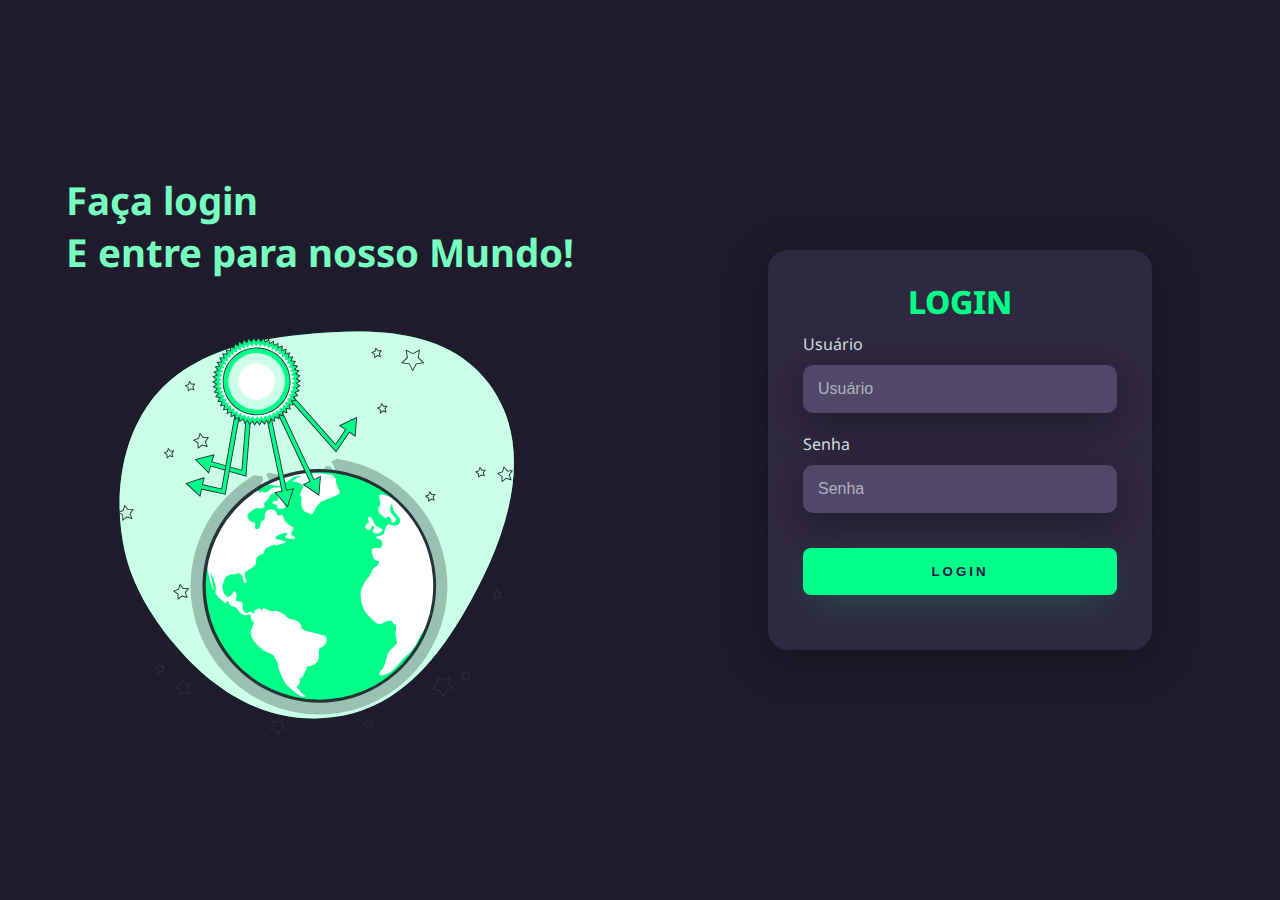
<file: index.html>
<!DOCTYPE html>
<html lang="en">
<head>
    <meta charset="UTF-8">
    <meta http-equiv="X-UA-Compatible" content="IE=edge">
    <meta name="viewport" content="width=device-width, initial-scale=1.0">
    <link rel="stylesheet" href="style.css">
    <title>Document</title>
</head>
<body>
    <div class="main-login">
        <div class="left-login">
            <h1>Faça login<br>E entre para nosso Mundo!</h1>
            <img class="mundo-animacao" src="world.svg" alt="Mundo Tech">
        </div>
        <div class="right-login">
            <div class="card-login">
                <h1>LOGIN</h1>
                <div class="textfield">
                    <label for="usuario">Usuário</label>
                    <input type="text" name="usuario" placeholder="Usuário">
                </div>
            <div class="textfield">
                <label for="senha">Senha</label>
                <input type="password" name="senha" placeholder="Senha">
            </div>
            <button class="btn-login">Login</button>
         </div>
     </div>
    </div>
       
</body>
</html>
</file>
<file: style.css>
@import url('https://fonts.googleapis.com/css2?family=Noto+Sans:wght@400;700&family=Poppins:ital,wght@0,100;0,400;0,700;1,100;1,400;1,700&family=Righteous&family=Sarala:wght@400;700&display=swap');

body {
    margin: 0;
    font-family: 'Noto Sans', sans-serif;
}
body *{
    box-sizing: border-box;
}

.main-login {
    width: 100vw;
    height: 100vh;
    background: #201b2c;
    display: flex;
    justify-content: center;
    align-items: center;
}

.left-login {
    width: 50vw;
    height: 50vh;
    display: flex;
    justify-content: center;
    align-items: center;
    flex-direction: column;
}

.left-login > h1 {
    font-size: 3vw;
    color: #77ffc0;
}

.mundo-animacao {
    width: 35vw;
}
.right-login {
    width: 50vw;
    height: 50vh;
    display: flex;
    justify-content: center;
    align-items: center;

}

.card-login {
    width: 60%;
    display: flex;
    justify-content: center;
    align-items: center;
    flex-direction: column;
    padding: 30px 35px;
    background: #2f2841;
    border-radius: 20px;
    box-shadow: 0px 10px 40px #00000056;
}

.card-login >h1 {
   color: #00ff88;
   font-weight: 800;
   margin: 0;
}

.textfield {
    width: 100%;
    display: flex;
    flex-direction: column;
    align-items: flex-start;
    justify-content: center;
    margin: 10px;
}

.textfield > input {
    width: 100%;
    border: none;
    border-radius: 10px;
    padding: 15px;
    background: #514869;
    color: #f0ffffde;
    font-size: 12pt;
    box-shadow: 0px 10px 40px #00000056;
    outline: none;
    box-sizing: border-box;
}

.textfield > label {
    color: #f0ffffde;
    margin-bottom: 10px;
}

.textfield >input::placeholder {
    color: #f0ffff94;
}

.btn-login {
    width: 100%;
    padding: 16px 0px;
    margin: 25px;
    border: none;
    border-radius: 8px;
    outline: none;
    text-transform: uppercase;
    font-weight: 800;
    letter-spacing: 3px;
    color:#2b134b;
    background: #00ff88;
    cursor: pointer;
    box-shadow: 0px 10px 40px -12px #00ff8052;
}

@media only screen and (max-width: 950px){
    .card-login{
        width: 85%
    }
}

@media only screen and (max-width: 600px){
    .main-login{
        flex-direction: column;
    }
    .left-login > h1 {
        display: none;
    }
    .left-login{
    width: 100%;
    height: auto;
    }
    .right-login{
    width: 100%;
    height: auto;
    }
    .mundo-animacao {
        width: 50%;
    }
    .card-login{
        width: 90%;
    }
}
</file>
